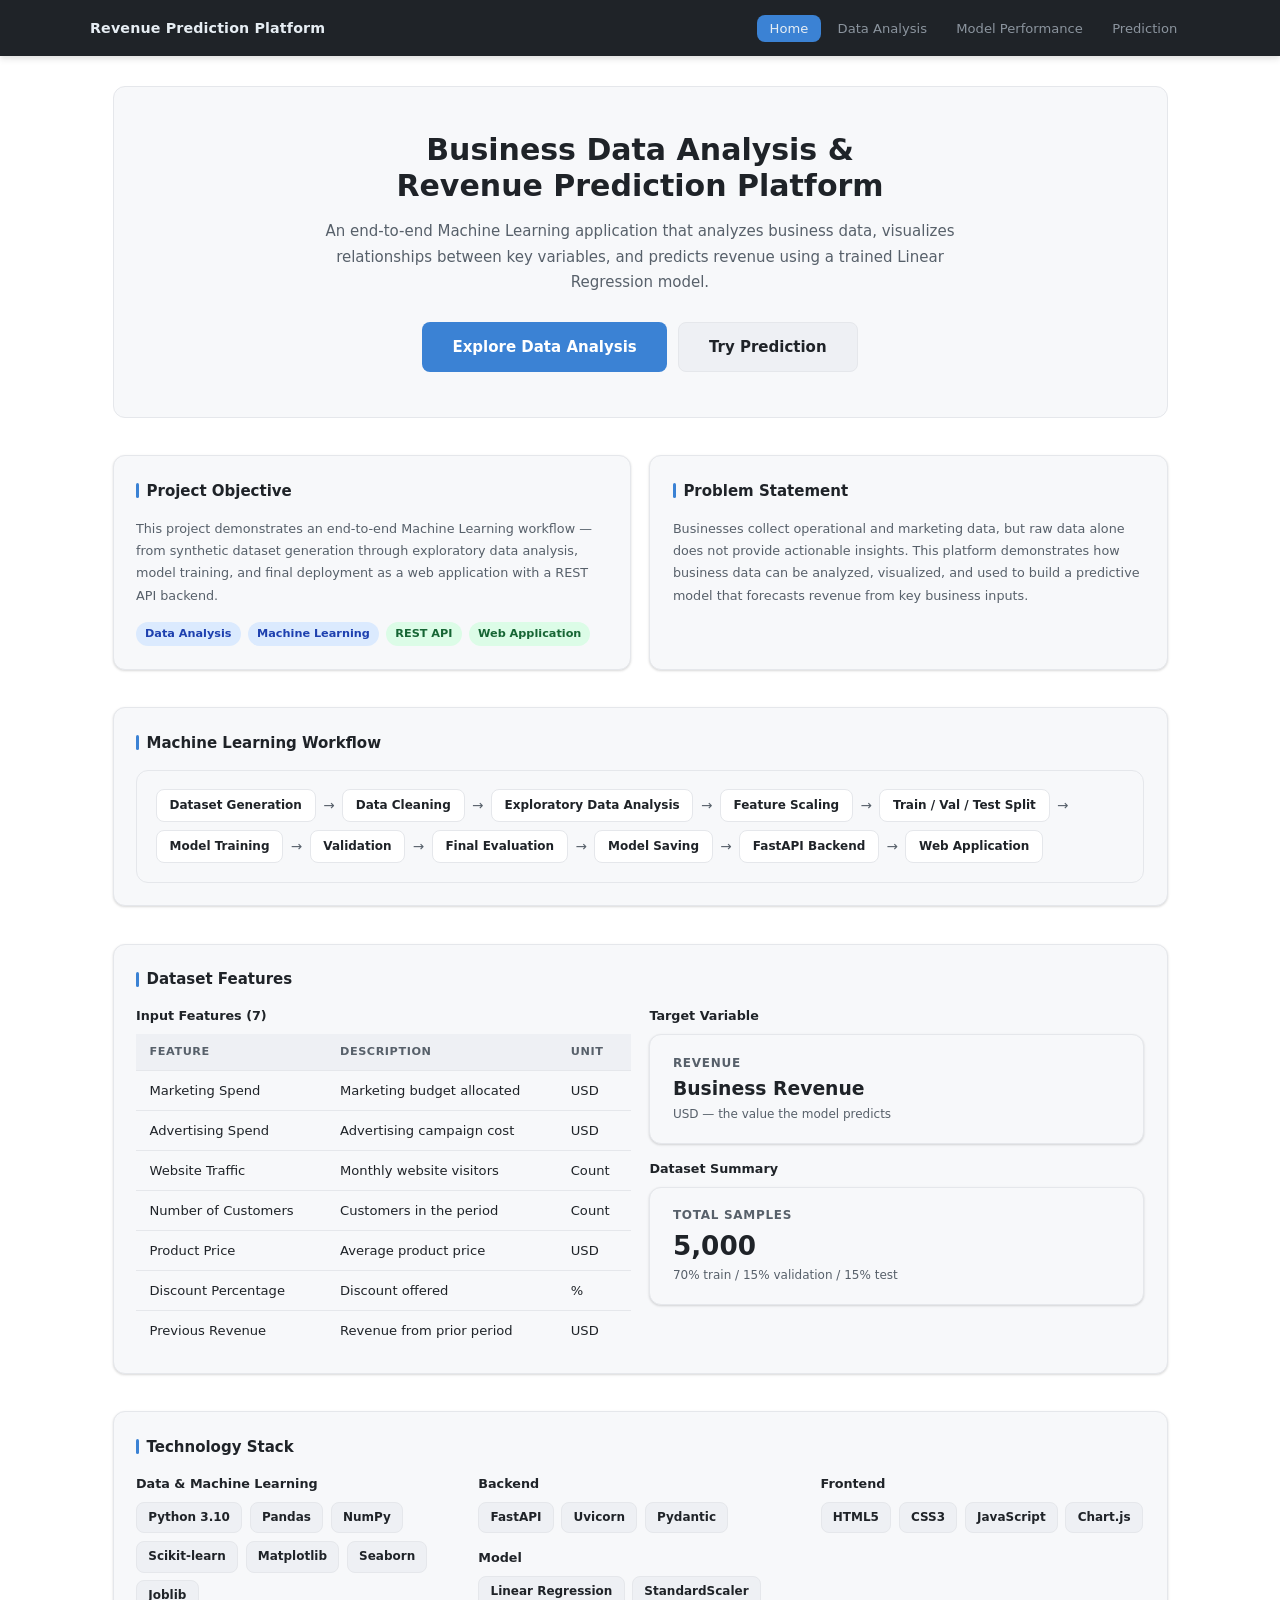
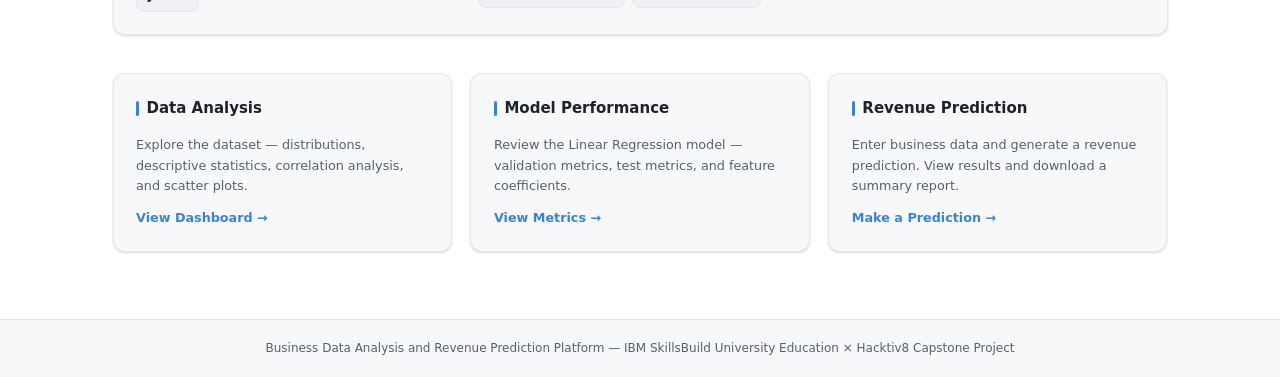
<file: frontend/index.html>
<!DOCTYPE html>
<html lang="en">
<head>
  <meta charset="UTF-8" />
  <meta name="viewport" content="width=device-width, initial-scale=1.0" />
  <title>Business Revenue Prediction Platform</title>
  <link rel="stylesheet" href="css/style.css" />
</head>
<body>

<!-- ── Navigation ───────────────────────────────────────────── -->
<nav class="nav">
  <div class="nav-inner">
    <span class="nav-brand">Revenue Prediction Platform</span>
    <ul class="nav-links">
      <li><a href="index.html" class="active">Home</a></li>
      <li><a href="dashboard.html">Data Analysis</a></li>
      <li><a href="model.html">Model Performance</a></li>
      <li><a href="prediction.html">Prediction</a></li>
    </ul>
  </div>
</nav>

<!-- ── Main Content ─────────────────────────────────────────── -->
<main class="page-wrapper">

  <!-- Hero -->
  <section class="hero">
    <h1>Business Data Analysis &amp;<br>Revenue Prediction Platform</h1>
    <p>
      An end-to-end Machine Learning application that analyzes business data,
      visualizes relationships between key variables, and predicts revenue
      using a trained Linear Regression model.
    </p>
    <div class="hero-actions">
      <a href="dashboard.html" class="btn btn-primary btn-lg">Explore Data Analysis</a>
      <a href="prediction.html" class="btn btn-secondary btn-lg">Try Prediction</a>
    </div>
  </section>

  <!-- Project Overview -->
  <section class="section">
    <div class="grid-2">

      <div class="card">
        <div class="card-title">Project Objective</div>
        <p class="text-sm text-muted" style="line-height:1.75;">
          This project demonstrates an end-to-end Machine Learning workflow —
          from synthetic dataset generation through exploratory data analysis,
          model training, and final deployment as a web application with a
          REST API backend.
        </p>
        <div style="margin-top:1rem; display:flex; gap:0.5rem; flex-wrap:wrap;">
          <span class="badge badge-blue">Data Analysis</span>
          <span class="badge badge-blue">Machine Learning</span>
          <span class="badge badge-green">REST API</span>
          <span class="badge badge-green">Web Application</span>
        </div>
      </div>

      <div class="card">
        <div class="card-title">Problem Statement</div>
        <p class="text-sm text-muted" style="line-height:1.75;">
          Businesses collect operational and marketing data, but raw data alone
          does not provide actionable insights. This platform demonstrates how
          business data can be analyzed, visualized, and used to build a
          predictive model that forecasts revenue from key business inputs.
        </p>
      </div>

    </div>
  </section>

  <!-- ML Workflow -->
  <section class="section">
    <div class="card">
      <div class="card-title">Machine Learning Workflow</div>
      <div class="workflow">
        <span class="workflow-step">Dataset Generation</span>
        <span class="workflow-arrow">&#8594;</span>
        <span class="workflow-step">Data Cleaning</span>
        <span class="workflow-arrow">&#8594;</span>
        <span class="workflow-step">Exploratory Data Analysis</span>
        <span class="workflow-arrow">&#8594;</span>
        <span class="workflow-step">Feature Scaling</span>
        <span class="workflow-arrow">&#8594;</span>
        <span class="workflow-step">Train / Val / Test Split</span>
        <span class="workflow-arrow">&#8594;</span>
        <span class="workflow-step">Model Training</span>
        <span class="workflow-arrow">&#8594;</span>
        <span class="workflow-step">Validation</span>
        <span class="workflow-arrow">&#8594;</span>
        <span class="workflow-step">Final Evaluation</span>
        <span class="workflow-arrow">&#8594;</span>
        <span class="workflow-step">Model Saving</span>
        <span class="workflow-arrow">&#8594;</span>
        <span class="workflow-step">FastAPI Backend</span>
        <span class="workflow-arrow">&#8594;</span>
        <span class="workflow-step">Web Application</span>
      </div>
    </div>
  </section>

  <!-- Dataset Features -->
  <section class="section">
    <div class="card">
      <div class="card-title">Dataset Features</div>
      <div class="grid-2">
        <div>
          <p class="text-sm fw-bold mb-1">Input Features (7)</p>
          <div class="table-wrap">
            <table>
              <thead>
                <tr>
                  <th>Feature</th>
                  <th>Description</th>
                  <th>Unit</th>
                </tr>
              </thead>
              <tbody>
                <tr><td>Marketing Spend</td><td>Marketing budget allocated</td><td>USD</td></tr>
                <tr><td>Advertising Spend</td><td>Advertising campaign cost</td><td>USD</td></tr>
                <tr><td>Website Traffic</td><td>Monthly website visitors</td><td>Count</td></tr>
                <tr><td>Number of Customers</td><td>Customers in the period</td><td>Count</td></tr>
                <tr><td>Product Price</td><td>Average product price</td><td>USD</td></tr>
                <tr><td>Discount Percentage</td><td>Discount offered</td><td>%</td></tr>
                <tr><td>Previous Revenue</td><td>Revenue from prior period</td><td>USD</td></tr>
              </tbody>
            </table>
          </div>
        </div>
        <div>
          <p class="text-sm fw-bold mb-1">Target Variable</p>
          <div class="stat-card" style="margin-bottom:1rem;">
            <div class="stat-label">Revenue</div>
            <div class="stat-value" style="font-size:1.25rem;">Business Revenue</div>
            <div class="stat-sub">USD — the value the model predicts</div>
          </div>
          <p class="text-sm fw-bold mb-1">Dataset Summary</p>
          <div class="stat-card">
            <div class="stat-label">Total Samples</div>
            <div class="stat-value">5,000</div>
            <div class="stat-sub">70% train / 15% validation / 15% test</div>
          </div>
        </div>
      </div>
    </div>
  </section>

  <!-- Technology Stack -->
  <section class="section">
    <div class="card">
      <div class="card-title">Technology Stack</div>
      <div class="grid-3">
        <div>
          <p class="text-sm fw-bold mb-1">Data &amp; Machine Learning</p>
          <ul class="tech-list">
            <li class="tech-item">Python 3.10</li>
            <li class="tech-item">Pandas</li>
            <li class="tech-item">NumPy</li>
            <li class="tech-item">Scikit-learn</li>
            <li class="tech-item">Matplotlib</li>
            <li class="tech-item">Seaborn</li>
            <li class="tech-item">Joblib</li>
          </ul>
        </div>
        <div>
          <p class="text-sm fw-bold mb-1">Backend</p>
          <ul class="tech-list">
            <li class="tech-item">FastAPI</li>
            <li class="tech-item">Uvicorn</li>
            <li class="tech-item">Pydantic</li>
          </ul>
          <p class="text-sm fw-bold mb-1 mt-2">Model</p>
          <ul class="tech-list">
            <li class="tech-item">Linear Regression</li>
            <li class="tech-item">StandardScaler</li>
          </ul>
        </div>
        <div>
          <p class="text-sm fw-bold mb-1">Frontend</p>
          <ul class="tech-list">
            <li class="tech-item">HTML5</li>
            <li class="tech-item">CSS3</li>
            <li class="tech-item">JavaScript</li>
            <li class="tech-item">Chart.js</li>
          </ul>
        </div>
      </div>
    </div>
  </section>

  <!-- Navigation Cards -->
  <section class="section">
    <div class="grid-3">
      <a href="dashboard.html" class="card" style="text-decoration:none; cursor:pointer; transition: box-shadow 0.15s;" onmouseover="this.style.boxShadow='0 4px 12px rgba(0,0,0,0.12)'" onmouseout="this.style.boxShadow=''">
        <div class="card-title">Data Analysis</div>
        <p class="text-sm text-muted">
          Explore the dataset — distributions, descriptive statistics, correlation analysis, and scatter plots.
        </p>
        <p class="text-sm" style="color:var(--accent); margin-top:0.75rem; font-weight:600;">View Dashboard &rarr;</p>
      </a>
      <a href="model.html" class="card" style="text-decoration:none; cursor:pointer; transition: box-shadow 0.15s;" onmouseover="this.style.boxShadow='0 4px 12px rgba(0,0,0,0.12)'" onmouseout="this.style.boxShadow=''">
        <div class="card-title">Model Performance</div>
        <p class="text-sm text-muted">
          Review the Linear Regression model — validation metrics, test metrics, and feature coefficients.
        </p>
        <p class="text-sm" style="color:var(--accent); margin-top:0.75rem; font-weight:600;">View Metrics &rarr;</p>
      </a>
      <a href="prediction.html" class="card" style="text-decoration:none; cursor:pointer; transition: box-shadow 0.15s;" onmouseover="this.style.boxShadow='0 4px 12px rgba(0,0,0,0.12)'" onmouseout="this.style.boxShadow=''">
        <div class="card-title">Revenue Prediction</div>
        <p class="text-sm text-muted">
          Enter business data and generate a revenue prediction. View results and download a summary report.
        </p>
        <p class="text-sm" style="color:var(--accent); margin-top:0.75rem; font-weight:600;">Make a Prediction &rarr;</p>
      </a>
    </div>
  </section>

</main>

<!-- ── Footer ────────────────────────────────────────────────── -->
<footer class="footer">
  Business Data Analysis and Revenue Prediction Platform &mdash;
  IBM SkillsBuild University Education &times; Hacktiv8 Capstone Project
</footer>

<script src="js/main.js"></script>
</body>
</html>
</file>
<file: frontend/css/style.css>
/* =============================================================
   style.css
   Business Data Analysis and Revenue Prediction Platform
   Shared styles for all pages
   ============================================================= */

/* ── CSS Variables ─────────────────────────────────────────── */
:root {
  --bg:          #ffffff;
  --surface:     #f7f8fa;
  --surface-2:   #eef0f4;
  --border:      #e5e7eb;
  --text:        #1f2328;
  --text-muted:  #57606a;
  --accent:      #3b82d4;
  --accent-dark: #2563a8;
  --success:     #16a34a;
  --warning:     #d97706;
  --danger:      #dc2626;
  --nav-bg:      #1f2328;
  --nav-text:    #e6edf3;
  --nav-active:  #3b82d4;
  --radius:      8px;
  --radius-lg:   12px;
  --shadow:      0 1px 3px rgba(0,0,0,0.10), 0 1px 2px rgba(0,0,0,0.06);
  --shadow-md:   0 4px 6px rgba(0,0,0,0.08), 0 2px 4px rgba(0,0,0,0.05);
  --font:        -apple-system, "Segoe UI", system-ui, sans-serif;
}

/* ── Reset & Base ──────────────────────────────────────────── */
*, *::before, *::after { box-sizing: border-box; margin: 0; padding: 0; }

html { font-size: 15px; scroll-behavior: smooth; }

body {
  font-family: var(--font);
  background: var(--bg);
  color: var(--text);
  line-height: 1.6;
  min-height: 100vh;
  display: flex;
  flex-direction: column;
}

a { color: var(--accent); text-decoration: none; }
a:hover { text-decoration: underline; }

img { max-width: 100%; display: block; }

/* ── Navigation ────────────────────────────────────────────── */
.nav {
  background: var(--nav-bg);
  padding: 0 2rem;
  position: sticky;
  top: 0;
  z-index: 100;
  box-shadow: var(--shadow-md);
}

.nav-inner {
  max-width: 1100px;
  margin: 0 auto;
  display: flex;
  align-items: center;
  height: 56px;
  gap: 2rem;
}

.nav-brand {
  color: var(--nav-text);
  font-size: 0.95rem;
  font-weight: 600;
  white-space: nowrap;
  letter-spacing: 0.01em;
}

.nav-links {
  display: flex;
  gap: 0.25rem;
  list-style: none;
  margin-left: auto;
}

.nav-links a {
  color: #8b949e;
  font-size: 0.875rem;
  padding: 0.4rem 0.85rem;
  border-radius: var(--radius);
  font-weight: 500;
  transition: background 0.15s, color 0.15s;
  text-decoration: none;
  white-space: nowrap;
}

.nav-links a:hover { color: var(--nav-text); background: rgba(255,255,255,0.06); }
.nav-links a.active { color: var(--nav-text); background: var(--nav-active); }

/* ── Page Layout ───────────────────────────────────────────── */
.page-wrapper {
  flex: 1;
  max-width: 1100px;
  width: 100%;
  margin: 0 auto;
  padding: 2rem 1.5rem;
}

.page-header {
  margin-bottom: 2rem;
  padding-bottom: 1.25rem;
  border-bottom: 1px solid var(--border);
}

.page-header h1 {
  font-size: 1.6rem;
  font-weight: 700;
  color: var(--text);
  margin-bottom: 0.35rem;
}

.page-header p {
  color: var(--text-muted);
  font-size: 0.925rem;
}

/* ── Cards ─────────────────────────────────────────────────── */
.card {
  background: var(--surface);
  border: 1px solid var(--border);
  border-radius: var(--radius-lg);
  padding: 1.5rem;
  box-shadow: var(--shadow);
}

.card-title {
  font-size: 1rem;
  font-weight: 600;
  color: var(--text);
  margin-bottom: 1rem;
  display: flex;
  align-items: center;
  gap: 0.5rem;
}

.card-title::before {
  content: '';
  display: inline-block;
  width: 3px;
  height: 1rem;
  background: var(--accent);
  border-radius: 2px;
}

/* ── Grid Layouts ──────────────────────────────────────────── */
.grid-2 { display: grid; grid-template-columns: 1fr 1fr; gap: 1.25rem; }
.grid-3 { display: grid; grid-template-columns: 1fr 1fr 1fr; gap: 1.25rem; }
.grid-4 { display: grid; grid-template-columns: repeat(4, 1fr); gap: 1.25rem; }

@media (max-width: 900px) {
  .grid-4 { grid-template-columns: 1fr 1fr; }
  .grid-3 { grid-template-columns: 1fr 1fr; }
}
@media (max-width: 600px) {
  .grid-2, .grid-3, .grid-4 { grid-template-columns: 1fr; }
  .page-wrapper { padding: 1.25rem 1rem; }
  .nav-inner { gap: 1rem; }
}

/* ── Stat Cards ────────────────────────────────────────────── */
.stat-card {
  background: var(--surface);
  border: 1px solid var(--border);
  border-radius: var(--radius-lg);
  padding: 1.25rem 1.5rem;
  box-shadow: var(--shadow);
}

.stat-label {
  font-size: 0.8rem;
  font-weight: 600;
  text-transform: uppercase;
  letter-spacing: 0.06em;
  color: var(--text-muted);
  margin-bottom: 0.35rem;
}

.stat-value {
  font-size: 1.75rem;
  font-weight: 700;
  color: var(--text);
  line-height: 1.2;
}

.stat-sub {
  font-size: 0.8rem;
  color: var(--text-muted);
  margin-top: 0.25rem;
}

/* ── Metric Cards (for model performance) ──────────────────── */
.metric-card {
  background: var(--bg);
  border: 1px solid var(--border);
  border-radius: var(--radius-lg);
  padding: 1.25rem;
  text-align: center;
  box-shadow: var(--shadow);
}

.metric-card .metric-label {
  font-size: 0.75rem;
  font-weight: 700;
  text-transform: uppercase;
  letter-spacing: 0.08em;
  color: var(--text-muted);
  margin-bottom: 0.5rem;
}

.metric-card .metric-value {
  font-size: 1.5rem;
  font-weight: 700;
  color: var(--accent);
}

.metric-card .metric-sub {
  font-size: 0.75rem;
  color: var(--text-muted);
  margin-top: 0.25rem;
}

.metric-card.highlight .metric-value { color: var(--success); }

/* ── Badges ────────────────────────────────────────────────── */
.badge {
  display: inline-flex;
  align-items: center;
  padding: 0.2rem 0.6rem;
  border-radius: 99px;
  font-size: 0.75rem;
  font-weight: 600;
}

.badge-blue   { background: #dbeafe; color: #1e40af; }
.badge-green  { background: #dcfce7; color: #166534; }
.badge-orange { background: #fef3c7; color: #92400e; }
.badge-gray   { background: var(--surface-2); color: var(--text-muted); }

/* ── Section spacing ───────────────────────────────────────── */
.section { margin-bottom: 2.5rem; }
.section-title {
  font-size: 1.1rem;
  font-weight: 700;
  color: var(--text);
  margin-bottom: 1rem;
}

/* ── Tables ────────────────────────────────────────────────── */
.table-wrap { overflow-x: auto; }

table {
  width: 100%;
  border-collapse: collapse;
  font-size: 0.875rem;
}

thead th {
  background: var(--surface-2);
  color: var(--text-muted);
  font-weight: 600;
  font-size: 0.75rem;
  text-transform: uppercase;
  letter-spacing: 0.05em;
  padding: 0.6rem 0.9rem;
  text-align: left;
  border-bottom: 1px solid var(--border);
}

tbody td {
  padding: 0.6rem 0.9rem;
  border-bottom: 1px solid var(--border);
  color: var(--text);
}

tbody tr:last-child td { border-bottom: none; }
tbody tr:hover { background: var(--surface); }

/* ── Forms ─────────────────────────────────────────────────── */
.form-grid {
  display: grid;
  grid-template-columns: 1fr 1fr;
  gap: 1rem;
}

@media (max-width: 600px) { .form-grid { grid-template-columns: 1fr; } }

.form-group { display: flex; flex-direction: column; gap: 0.35rem; }

.form-label {
  font-size: 0.85rem;
  font-weight: 600;
  color: var(--text);
}

.form-hint {
  font-size: 0.75rem;
  color: var(--text-muted);
}

.form-input {
  padding: 0.6rem 0.85rem;
  border: 1px solid var(--border);
  border-radius: var(--radius);
  font-size: 0.9rem;
  font-family: var(--font);
  background: var(--bg);
  color: var(--text);
  transition: border-color 0.15s, box-shadow 0.15s;
  width: 100%;
}

.form-input:focus {
  outline: none;
  border-color: var(--accent);
  box-shadow: 0 0 0 3px rgba(59, 130, 212, 0.15);
}

.form-input.error { border-color: var(--danger); }

.form-error {
  font-size: 0.75rem;
  color: var(--danger);
  display: none;
}

.form-error.visible { display: block; }

/* ── Buttons ───────────────────────────────────────────────── */
.btn {
  display: inline-flex;
  align-items: center;
  justify-content: center;
  gap: 0.4rem;
  padding: 0.65rem 1.4rem;
  border-radius: var(--radius);
  font-size: 0.9rem;
  font-weight: 600;
  font-family: var(--font);
  cursor: pointer;
  border: none;
  transition: background 0.15s, opacity 0.15s;
  text-decoration: none;
}

.btn-primary {
  background: var(--accent);
  color: #fff;
}
.btn-primary:hover { background: var(--accent-dark); text-decoration: none; }
.btn-primary:disabled { opacity: 0.55; cursor: not-allowed; }

.btn-secondary {
  background: var(--surface-2);
  color: var(--text);
  border: 1px solid var(--border);
}
.btn-secondary:hover { background: var(--border); text-decoration: none; }
.btn-secondary:disabled { opacity: 0.55; cursor: not-allowed; }

.btn-lg { padding: 0.8rem 2rem; font-size: 1rem; }

/* ── Loading spinner ───────────────────────────────────────── */
.spinner {
  display: inline-block;
  width: 18px;
  height: 18px;
  border: 2px solid rgba(255,255,255,0.4);
  border-top-color: #fff;
  border-radius: 50%;
  animation: spin 0.7s linear infinite;
}

@keyframes spin { to { transform: rotate(360deg); } }

.loading-state { display: none; align-items: center; gap: 0.6rem; }
.loading-state.visible { display: flex; }

/* ── Alert / messages ──────────────────────────────────────── */
.alert {
  padding: 0.85rem 1rem;
  border-radius: var(--radius);
  font-size: 0.875rem;
  border: 1px solid transparent;
}

.alert-error   { background: #fef2f2; border-color: #fecaca; color: #991b1b; }
.alert-success { background: #f0fdf4; border-color: #bbf7d0; color: #166534; }
.alert-info    { background: #eff6ff; border-color: #bfdbfe; color: #1e40af; }

/* ── Result Panel (prediction result) ─────────────────────── */
.result-panel {
  background: linear-gradient(135deg, #eff6ff 0%, #f0fdf4 100%);
  border: 1px solid #bfdbfe;
  border-radius: var(--radius-lg);
  padding: 2rem;
  text-align: center;
}

.result-label {
  font-size: 0.8rem;
  font-weight: 700;
  text-transform: uppercase;
  letter-spacing: 0.1em;
  color: var(--text-muted);
  margin-bottom: 0.5rem;
}

.result-value {
  font-size: 2.5rem;
  font-weight: 800;
  color: var(--success);
  line-height: 1.1;
}

.result-sub {
  font-size: 0.85rem;
  color: var(--text-muted);
  margin-top: 0.5rem;
}

/* ── Workflow / pipeline display ───────────────────────────── */
.workflow {
  display: flex;
  flex-wrap: wrap;
  align-items: center;
  gap: 0.5rem;
  padding: 1.25rem;
  background: var(--surface);
  border: 1px solid var(--border);
  border-radius: var(--radius-lg);
}

.workflow-step {
  background: var(--bg);
  border: 1px solid var(--border);
  border-radius: var(--radius);
  padding: 0.4rem 0.85rem;
  font-size: 0.8rem;
  font-weight: 600;
  color: var(--text);
  white-space: nowrap;
}

.workflow-arrow {
  color: var(--text-muted);
  font-size: 0.9rem;
}

/* ── Tech stack list ───────────────────────────────────────── */
.tech-list {
  display: flex;
  flex-wrap: wrap;
  gap: 0.5rem;
  list-style: none;
}

.tech-item {
  background: var(--surface-2);
  border: 1px solid var(--border);
  border-radius: var(--radius);
  padding: 0.35rem 0.75rem;
  font-size: 0.8rem;
  font-weight: 600;
  color: var(--text);
}

/* ── Hero (home page) ──────────────────────────────────────── */
.hero {
  background: var(--surface);
  border: 1px solid var(--border);
  border-radius: var(--radius-lg);
  padding: 3rem 2.5rem;
  margin-bottom: 2.5rem;
  text-align: center;
}

.hero h1 {
  font-size: 2rem;
  font-weight: 800;
  color: var(--text);
  line-height: 1.2;
  margin-bottom: 1rem;
}

.hero p {
  font-size: 1rem;
  color: var(--text-muted);
  max-width: 640px;
  margin: 0 auto 1.75rem;
  line-height: 1.7;
}

.hero-actions {
  display: flex;
  gap: 0.75rem;
  justify-content: center;
  flex-wrap: wrap;
}

/* ── Chart container ───────────────────────────────────────── */
.chart-container {
  position: relative;
  width: 100%;
}

/* ── Correlation bar (simple visual) ──────────────────────── */
.corr-bar-wrap { display: flex; flex-direction: column; gap: 0.6rem; }

.corr-row {
  display: grid;
  grid-template-columns: 170px 1fr 60px;
  align-items: center;
  gap: 0.75rem;
  font-size: 0.82rem;
}

.corr-name { color: var(--text); font-weight: 500; }

.corr-track {
  background: var(--surface-2);
  border-radius: 4px;
  height: 10px;
  position: relative;
  overflow: hidden;
}

.corr-fill {
  height: 100%;
  border-radius: 4px;
  background: var(--accent);
}

.corr-fill.negative { background: var(--danger); }

.corr-val { font-size: 0.8rem; font-weight: 700; color: var(--text-muted); text-align: right; }

/* ── Footer ────────────────────────────────────────────────── */
.footer {
  margin-top: auto;
  border-top: 1px solid var(--border);
  padding: 1.25rem 2rem;
  text-align: center;
  font-size: 0.8rem;
  color: var(--text-muted);
  background: var(--surface);
}

/* ── Utilities ─────────────────────────────────────────────── */
.hidden   { display: none !important; }
.mt-1     { margin-top: 0.5rem; }
.mt-2     { margin-top: 1rem; }
.mt-3     { margin-top: 1.5rem; }
.mb-1     { margin-bottom: 0.5rem; }
.mb-2     { margin-bottom: 1rem; }
.text-muted { color: var(--text-muted); }
.text-sm  { font-size: 0.85rem; }
.fw-bold  { font-weight: 700; }
.text-center { text-align: center; }
.flex     { display: flex; }
.flex-gap { display: flex; gap: 0.75rem; flex-wrap: wrap; }
</file>
